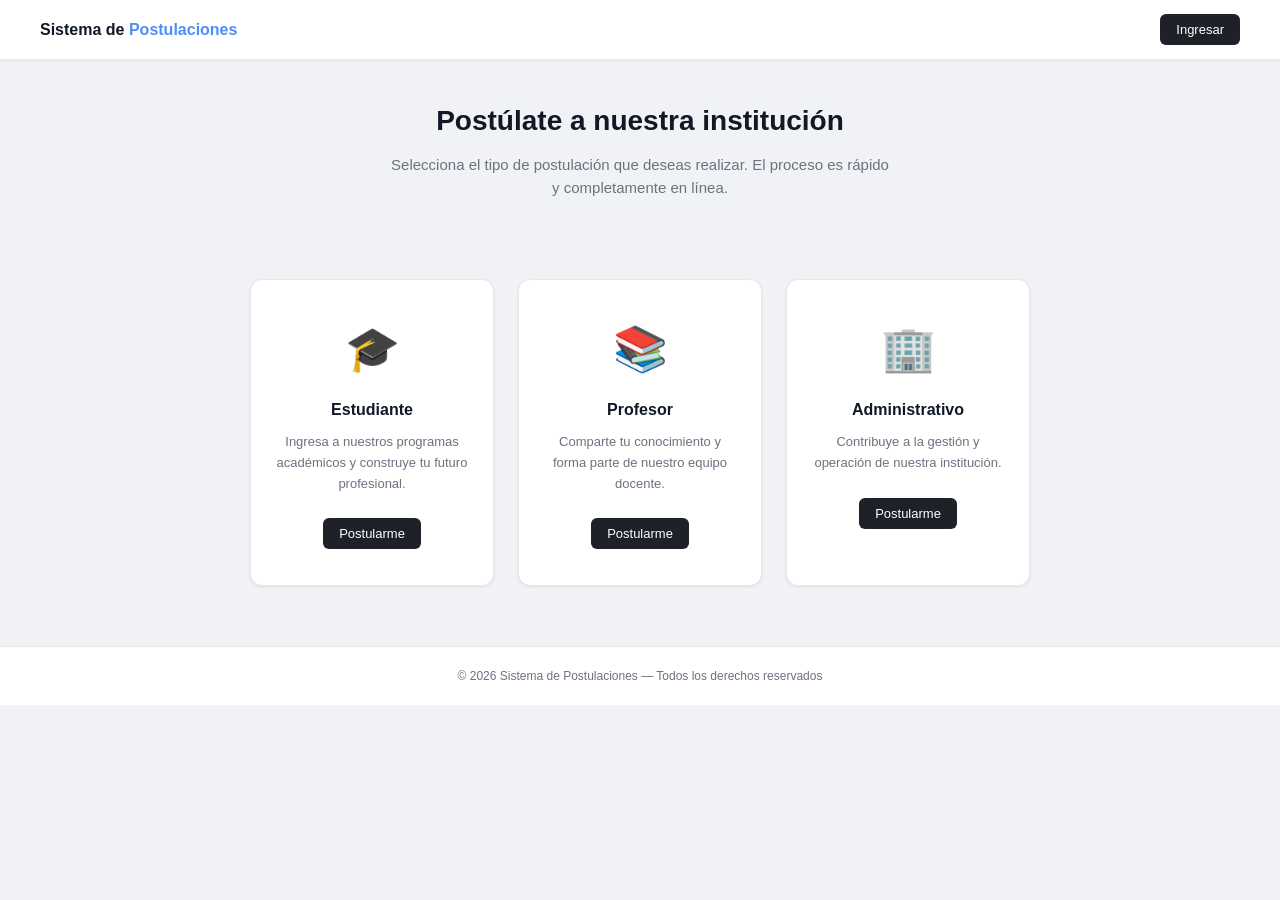
<file: frontend-v/index.html>
<!DOCTYPE html>
<html lang="es">
<head>
    <meta charset="UTF-8">
    <meta name="viewport" content="width=device-width, initial-scale=1.0">
    <meta http-equiv="Content-Security-Policy"
          content="default-src 'self';
                   script-src 'self';
                   style-src 'self' 'unsafe-inline';
                   connect-src 'self' http://localhost:8080 https:;
                   img-src 'self' data:;
                   font-src 'self';">
    <title>Sistema de Postulaciones</title>
    <link rel="stylesheet" href="css/styles.css">
    <link rel="stylesheet" href="css/index.css">
</head>
<body>

<nav class="navbar">
    <span class="navbar-brand">Sistema de <span>Postulaciones</span></span>
    <button class="btn btn-dark" id="btn-ingresar">Ingresar</button>
</nav>

<section class="hero">
    <h1>Postúlate a nuestra institución</h1>
    <p>Selecciona el tipo de postulación que deseas realizar. El proceso es rápido y completamente en línea.</p>
</section>

<div class="cards-grid">
    <div class="post-card" data-tipo="ESTUDIANTE">
        <span class="card-icon">🎓</span>
        <h3>Estudiante</h3>
        <p>Ingresa a nuestros programas académicos y construye tu futuro profesional.</p>
        <button class="btn btn-dark">Postularme</button>
    </div>
    <div class="post-card" data-tipo="PROFESOR">
        <span class="card-icon">📚</span>
        <h3>Profesor</h3>
        <p>Comparte tu conocimiento y forma parte de nuestro equipo docente.</p>
        <button class="btn btn-dark">Postularme</button>
    </div>
    <div class="post-card" data-tipo="ADMINISTRATIVO">
        <span class="card-icon">🏢</span>
        <h3>Administrativo</h3>
        <p>Contribuye a la gestión y operación de nuestra institución.</p>
        <button class="btn btn-dark">Postularme</button>
    </div>
</div>

<footer class="footer-pub">
    © 2026 Sistema de Postulaciones — Todos los derechos reservados
</footer>

<div class="modal-overlay" id="modal-login">
    <div class="modal">
        <div class="modal-header">
            <h3>Acceso al sistema</h3>
            <button class="modal-close" data-close="modal-login">&times;</button>
        </div>
        <div class="modal-body">
            <div class="form-group">
                <label for="login-username">Usuario</label>
                <input type="text" id="login-username" class="form-control"
                       placeholder="Ingresa tu usuario" autocomplete="username">
                <span class="form-error" id="err-username">El usuario es requerido</span>
            </div>
            <div class="form-group">
                <label for="login-password">Contraseña</label>
                <input type="password" id="login-password" class="form-control"
                       placeholder="Ingresa tu contraseña" autocomplete="current-password">
                <span class="form-error" id="err-password">La contraseña es requerida</span>
            </div>
        </div>
        <div class="modal-footer">
            <button class="btn btn-outline" data-close="modal-login">Cancelar</button>
            <button class="btn btn-dark" id="btn-login">Iniciar sesión</button>
        </div>
    </div>
</div>

<div class="modal-overlay" id="modal-postulacion">
    <div class="modal">
        <div class="modal-header">
            <h3 id="modal-post-titulo">Formulario de postulación</h3>
            <button class="modal-close" data-close="modal-postulacion">&times;</button>
        </div>
        <div class="modal-body">
            <input type="hidden" id="post-tipo">

            <div class="form-row">
                <div class="form-group">
                    <label for="post-tipo-doc">Tipo de documento *</label>
                    <select id="post-tipo-doc" class="form-control">
                        <option value="">Seleccionar...</option>
                        <option value="CC">Cédula de Ciudadanía</option>
                        <option value="TI">Tarjeta de Identidad</option>
                        <option value="CE">Cédula de Extranjería</option>
                        <option value="PA">Pasaporte</option>
                    </select>
                    <span class="form-error" id="err-tipo-doc">Selecciona el tipo de documento</span>
                </div>
                <div class="form-group">
                    <label for="post-nro-doc">Número de documento *</label>
                    <input type="text" id="post-nro-doc" class="form-control"
                           placeholder="Ej: 1065000100">
                    <span class="form-error" id="err-nro-doc">El número de documento es requerido</span>
                </div>
            </div>

            <div class="selector-catalogo" id="contenedor-selector-catalogo">
                <label id="label-selector-catalogo">Selecciona una opción *</label>
                <select id="selector-catalogo" class="form-control">
                    <option value="">Cargando opciones...</option>
                </select>
                <span class="form-error" id="err-selector-catalogo">
                    Debes seleccionar una opción
                </span>
            </div>

            <div class="form-row">
                <div class="form-group">
                    <label for="post-nombres">Nombres *</label>
                    <input type="text" id="post-nombres" class="form-control"
                           placeholder="Ej: Juan Carlos">
                    <span class="form-error" id="err-nombres">Los nombres son requeridos</span>
                </div>
                <div class="form-group">
                    <label for="post-apellidos">Apellidos *</label>
                    <input type="text" id="post-apellidos" class="form-control"
                           placeholder="Ej: Pérez Gómez">
                    <span class="form-error" id="err-apellidos">Los apellidos son requeridos</span>
                </div>
            </div>

            <div class="form-row">
                <div class="form-group">
                    <label for="post-email">Correo electrónico *</label>
                    <input type="email" id="post-email" class="form-control"
                           placeholder="correo@ejemplo.com">
                    <span class="form-error" id="err-email">Ingresa un email válido</span>
                </div>
                <div class="form-group">
                    <label for="post-telefono">Teléfono</label>
                    <input type="text" id="post-telefono" class="form-control"
                           placeholder="Ej: 3001234567">
                </div>
            </div>

            <div class="form-group">
                <label for="post-comentarios">Comentarios</label>
                <textarea id="post-comentarios" class="form-control"
                          rows="3" placeholder="Cuéntanos brevemente por qué deseas postularte..."></textarea>
            </div>
        </div>
        <div class="modal-footer">
            <button class="btn btn-outline" data-close="modal-postulacion">Cancelar</button>
            <button class="btn btn-dark" id="btn-postular">Enviar postulación</button>
        </div>
    </div>
</div>

<script src="js/config.js"></script>
<script src="js/api.js"></script>
<script src="js/auth.js"></script>
<script src="js/toasts.js"></script>
<script src="js/index.js"></script>

</body>
</html>
</file>
<file: frontend-v/css/styles.css>
:root {
    --bg-main: #f0f2f5;
    --sidebar-bg: #1e2128;
    --sidebar-text: #a0aec0;
    --sidebar-text-active: #ffffff;
    --sidebar-hover: #2d3748;
    --sidebar-active: #2d3748;
    --sidebar-accent: #4f8ef7;
    --card-bg: #ffffff;
    --card-border: #e5e7eb;
    --text-primary: #111827;
    --text-secondary: #6b7280;
    --text-label: #374151;
    --btn-dark-bg: #1e2128;
    --btn-dark-text: #ffffff;
    --btn-outline-bg: #ffffff;
    --btn-outline-border: #d1d5db;
    --btn-danger-bg: #ef4444;
    --btn-danger-text: #ffffff;
    --badge-aprobada-bg: #dcfce7;
    --badge-aprobada-text: #166534;
    --badge-rechazada-bg: #fee2e2;
    --badge-rechazada-text: #991b1b;
    --badge-pendiente-bg: #f3f4f6;
    --badge-pendiente-text: #6b7280;
    --toast-success: #166534;
    --toast-success-bg: #dcfce7;
    --toast-error: #991b1b;
    --toast-error-bg: #fee2e2;
    --input-border: #d1d5db;
    --input-focus: #4f8ef7;
    --shadow-card: 0 1px 3px rgba(0,0,0,0.08);
    --shadow-modal: 0 20px 60px rgba(0,0,0,0.2);
    --sidebar-width: 160px;
}

* { margin: 0; padding: 0; box-sizing: border-box; }
body {
    font-family: Arial, sans-serif;
    font-size: 13px;
    background: var(--bg-main);
    color: var(--text-primary);
    line-height: 1.5;
}

.sidebar {
    position: fixed;
    top: 0;
    left: 0;
    width: var(--sidebar-width);
    height: 100vh;
    background: var(--sidebar-bg);
    display: flex;
    flex-direction: column;
    z-index: 100;
}
.sidebar-brand {
    padding: 20px 16px;
    font-size: 15px;
    font-weight: 700;
    color: #ffffff;
    border-bottom: 1px solid #2d3748;
    flex-shrink: 0;
}
.sidebar-nav {
    display: flex;
    flex-direction: column;
    padding: 12px 0;
    flex: 1;
}
.sidebar-nav a {
    display: block;
    padding: 10px 16px;
    color: var(--sidebar-text);
    text-decoration: none;
    font-size: 13px;
    border-left: 3px solid transparent;
    transition: background 0.2s, color 0.2s;
}
.sidebar-nav a:hover {
    background: var(--sidebar-hover);
    color: var(--sidebar-text-active);
}
.sidebar-nav a.active {
    background: var(--sidebar-active);
    color: var(--sidebar-text-active);
    border-left-color: var(--sidebar-accent);
}
.sidebar-footer {
    margin-top: auto;
    padding: 16px;
    border-top: 1px solid #2d3748;
    font-size: 11px;
    color: var(--sidebar-text);
    flex-shrink: 0;
}
.sidebar-footer .user-name {
    color: #ffffff;
    font-weight: bold;
    margin-bottom: 8px;
    display: block;
}
.sidebar-footer .btn-logout {
    width: 100%;
    padding: 6px;
    background: transparent;
    border: 1px solid #4a5568;
    color: var(--sidebar-text);
    cursor: pointer;
    border-radius: 4px;
    font-size: 11px;
    transition: background 0.2s, border-color 0.2s, color 0.2s;
}
.sidebar-footer .btn-logout:hover {
    background: #ef4444;
    border-color: #ef4444;
    color: #ffffff;
}

.main-content {
    margin-left: var(--sidebar-width);
    padding: 28px;
    min-height: 100vh;
}

.topbar {
    display: flex;
    justify-content: space-between;
    align-items: center;
    margin-bottom: 24px;
}
.topbar h1 {
    font-size: 18px;
    font-weight: 700;
    color: var(--text-primary);
}
.topbar p {
    font-size: 12px;
    color: var(--text-secondary);
    margin-top: 2px;
}

.stats-grid {
    display: grid;
    grid-template-columns: repeat(auto-fit, minmax(160px, 1fr));
    gap: 16px;
    margin-bottom: 28px;
}
.stat-card {
    background: var(--card-bg);
    border: 1px solid var(--card-border);
    border-radius: 8px;
    padding: 20px;
    box-shadow: var(--shadow-card);
}
.stat-card .stat-label {
    font-size: 11px;
    text-transform: uppercase;
    letter-spacing: 0.05em;
    color: var(--text-secondary);
    margin-bottom: 8px;
}
.stat-card .stat-value {
    font-size: 28px;
    font-weight: 700;
    color: var(--text-primary);
}
.stat-card .stat-sub {
    font-size: 11px;
    color: var(--text-secondary);
    margin-top: 4px;
}

.card {
    background: var(--card-bg);
    border: 1px solid var(--card-border);
    border-radius: 8px;
    box-shadow: var(--shadow-card);
    overflow: hidden;
}
.card-header {
    padding: 16px 20px;
    border-bottom: 1px solid var(--card-border);
    display: flex;
    justify-content: space-between;
    align-items: center;
}
.card-header h2 {
    font-size: 14px;
    font-weight: 600;
    color: var(--text-primary);
}
.card-body {
    padding: 20px;
}

.btn {
    display: inline-flex;
    align-items: center;
    gap: 6px;
    padding: 8px 16px;
    border-radius: 6px;
    font-size: 13px;
    font-weight: 500;
    cursor: pointer;
    border: none;
    transition: opacity 0.15s, background 0.15s;
    text-decoration: none;
}
.btn:hover { opacity: 0.85; }
.btn-dark { background: var(--btn-dark-bg); color: var(--btn-dark-text); }
.btn-outline {
    background: var(--btn-outline-bg);
    color: var(--text-primary);
    border: 1px solid var(--btn-outline-border);
}
.btn-danger { background: var(--btn-danger-bg); color: var(--btn-danger-text); }
.btn-success { background: #16a34a; color: #ffffff; }
.btn-sm { padding: 4px 10px; font-size: 12px; }
.btn:disabled { opacity: 0.5; cursor: not-allowed; }

.table-wrapper { overflow-x: auto; }
table { width: 100%; border-collapse: collapse; }
thead { background: #f9fafb; }
thead th {
    padding: 10px 16px;
    text-align: left;
    font-size: 11px;
    text-transform: uppercase;
    letter-spacing: 0.05em;
    color: var(--text-secondary);
    font-weight: 600;
    border-bottom: 1px solid var(--card-border);
}
tbody td {
    padding: 12px 16px;
    border-bottom: 1px solid var(--card-border);
    color: var(--text-primary);
    vertical-align: middle;
}
tbody tr:last-child td { border-bottom: none; }
tbody tr:hover { background: #f9fafb; }
.table-empty {
    text-align: center;
    padding: 40px;
    color: var(--text-secondary);
    font-size: 13px;
}

.badge {
    display: inline-block;
    padding: 3px 10px;
    border-radius: 999px;
    font-size: 11px;
    font-weight: 600;
    text-transform: uppercase;
    letter-spacing: 0.04em;
}
.badge-aprobada  { background: var(--badge-aprobada-bg);  color: var(--badge-aprobada-text); }
.badge-rechazada { background: var(--badge-rechazada-bg); color: var(--badge-rechazada-text); }
.badge-pendiente { background: var(--badge-pendiente-bg); color: var(--badge-pendiente-text); }

.modal-overlay {
    display: none;
    position: fixed;
    inset: 0;
    background: rgba(0,0,0,0.5);
    z-index: 1000;
    align-items: center;
    justify-content: center;
}
.modal-overlay.open { display: flex; }
.modal {
    background: var(--card-bg);
    border-radius: 10px;
    width: 440px;
    max-width: 95vw;
    max-height: 90vh;
    overflow-y: auto;
    box-shadow: var(--shadow-modal);
}
.modal-header {
    padding: 20px 24px 16px;
    border-bottom: 1px solid var(--card-border);
    display: flex;
    justify-content: space-between;
    align-items: center;
}
.modal-header h3 { font-size: 15px; font-weight: 600; }
.modal-close {
    background: none;
    border: none;
    font-size: 20px;
    cursor: pointer;
    color: var(--text-secondary);
    line-height: 1;
    padding: 0 4px;
}
.modal-close:hover { color: var(--text-primary); }
.modal-body { padding: 20px 24px; }
.modal-footer {
    padding: 16px 24px;
    border-top: 1px solid var(--card-border);
    display: flex;
    justify-content: flex-end;
    gap: 10px;
}

.form-group { margin-bottom: 16px; }
.form-group label {
    display: block;
    font-size: 11px;
    text-transform: uppercase;
    letter-spacing: 0.05em;
    color: var(--text-label);
    font-weight: 600;
    margin-bottom: 6px;
}
.form-control {
    width: 100%;
    padding: 8px 12px;
    border: 1px solid var(--input-border);
    border-radius: 6px;
    font-size: 13px;
    color: var(--text-primary);
    background: #fff;
    transition: border-color 0.15s;
    outline: none;
}
.form-control:focus { border-color: var(--input-focus); }
.form-control.error { border-color: #ef4444; }
.form-row {
    display: grid;
    grid-template-columns: 1fr 1fr;
    gap: 12px;
}
.form-error {
    font-size: 11px;
    color: #ef4444;
    margin-top: 4px;
    display: none;
}
.form-error.visible { display: block; }

.filters {
    display: flex;
    gap: 10px;
    align-items: center;
    flex-wrap: wrap;
    margin-bottom: 16px;
}
.filters select,
.filters input {
    padding: 7px 12px;
    border: 1px solid var(--input-border);
    border-radius: 6px;
    font-size: 13px;
    background: #fff;
    color: var(--text-primary);
    outline: none;
}
.filters select:focus,
.filters input:focus { border-color: var(--input-focus); }

.toast-container {
    position: fixed;
    bottom: 24px;
    right: 24px;
    z-index: 9999;
    display: flex;
    flex-direction: column;
    gap: 10px;
}
.toast {
    padding: 12px 18px;
    border-radius: 8px;
    font-size: 13px;
    font-weight: 500;
    min-width: 260px;
    max-width: 380px;
    box-shadow: 0 4px 12px rgba(0,0,0,0.15);
    animation: slideIn 0.25s ease;
    display: flex;
    align-items: center;
    gap: 10px;
}
.toast-success {
    background: var(--toast-success-bg);
    color: var(--toast-success);
    border-left: 4px solid var(--toast-success);
}
.toast-error {
    background: var(--toast-error-bg);
    color: var(--toast-error);
    border-left: 4px solid var(--toast-error);
}
@keyframes slideIn {
    from { transform: translateX(100%); opacity: 0; }
    to   { transform: translateX(0);    opacity: 1; }
}

.spinner {
    display: inline-block;
    width: 16px;
    height: 16px;
    border: 2px solid var(--card-border);
    border-top-color: var(--sidebar-accent);
    border-radius: 50%;
    animation: spin 0.7s linear infinite;
}
@keyframes spin { to { transform: rotate(360deg); } }
.loading-state {
    display: flex;
    align-items: center;
    justify-content: center;
    padding: 40px;
    gap: 12px;
    color: var(--text-secondary);
}

.module { display: none; }
.module.active { display: block; }

@media (max-width: 768px) {
    .sidebar { width: 100%; height: auto; position: relative; }
    .main-content { margin-left: 0; padding: 16px; }
    .form-row { grid-template-columns: 1fr; }
    .stats-grid { grid-template-columns: 1fr 1fr; }
}
</file>
<file: frontend-v/css/index.css>
body { background: var(--bg-main); }

.navbar {
    position: fixed;
    top: 0; left: 0; right: 0;
    height: 60px;
    background: #ffffff;
    border-bottom: 1px solid var(--card-border);
    display: flex;
    align-items: center;
    justify-content: space-between;
    padding: 0 40px;
    z-index: 100;
    box-shadow: 0 1px 4px rgba(0,0,0,0.06);
}
.navbar-brand {
    font-size: 16px;
    font-weight: 700;
    color: var(--text-primary);
}
.navbar-brand span {
    color: var(--sidebar-accent);
}
.hero {
    text-align: center;
    padding: 100px 20px 40px;
}
.hero h1 {
    font-size: 28px;
    font-weight: 700;
    color: var(--text-primary);
    margin-bottom: 12px;
}
.hero p {
    font-size: 15px;
    color: var(--text-secondary);
    max-width: 500px;
    margin: 0 auto;
}
.cards-grid {
    display: grid;
    grid-template-columns: repeat(3, 1fr);
    gap: 24px;
    max-width: 820px;
    margin: 40px auto 60px;
    padding: 0 20px;
}
.post-card {
    background: var(--card-bg);
    border: 1px solid var(--card-border);
    border-radius: 12px;
    padding: 36px 24px;
    text-align: center;
    box-shadow: var(--shadow-card);
    cursor: pointer;
    transition: transform 0.2s, box-shadow 0.2s;
}
.post-card:hover {
    transform: translateY(-5px);
    box-shadow: 0 8px 28px rgba(0,0,0,0.1);
}
.post-card .card-icon {
    font-size: 44px;
    margin-bottom: 16px;
    display: block;
}
.post-card h3 {
    font-size: 16px;
    font-weight: 700;
    margin-bottom: 10px;
    color: var(--text-primary);
}
.post-card p {
    font-size: 13px;
    color: var(--text-secondary);
    margin-bottom: 24px;
    line-height: 1.6;
}
.footer-pub {
    text-align: center;
    padding: 20px;
    color: var(--text-secondary);
    font-size: 12px;
    border-top: 1px solid var(--card-border);
    background: var(--card-bg);
}
@media (max-width: 700px) {
    .cards-grid { grid-template-columns: 1fr; max-width: 360px; }
    .navbar { padding: 0 20px; }
    .hero { padding: 80px 20px 30px; }
}

.selector-catalogo {
    margin-bottom: 16px;
}
.selector-catalogo label {
    display: block;
    font-size: 11px;
    text-transform: uppercase;
    letter-spacing: 0.05em;
    color: var(--text-label);
    font-weight: 600;
    margin-bottom: 6px;
}
.selector-catalogo select {
    width: 100%;
    padding: 8px 12px;
    border: 1px solid var(--input-border);
    border-radius: 6px;
    font-size: 13px;
    color: var(--text-primary);
    background: #fff;
    transition: border-color 0.15s;
    outline: none;
}
.selector-catalogo select:focus {
    border-color: var(--input-focus);
}
.selector-catalogo select.error {
    border-color: #ef4444;
}
.selector-catalogo .form-error {
    font-size: 11px;
    color: #ef4444;
    margin-top: 4px;
    display: none;
}
.selector-catalogo .form-error.visible {
    display: block;
}
</file>
<file: frontend-v/css/dashboard.css>
.badge-tipo {
    display: inline-block;
    padding: 2px 8px;
    border-radius: 999px;
    font-size: 11px;
    font-weight: 600;
    background: #eff6ff;
    color: #1d4ed8;
}
.actions-cell {
    display: flex;
    gap: 6px;
    flex-wrap: wrap;
}
.confirm-box {
    background: #fff3cd;
    border: 1px solid #ffc107;
    border-radius: 6px;
    padding: 12px 16px;
    margin-bottom: 16px;
    font-size: 13px;
    color: #856404;
}
.detail-row {
    display: flex;
    gap: 8px;
    margin-bottom: 10px;
    font-size: 13px;
}
.detail-label {
    font-weight: 600;
    color: var(--text-secondary);
    min-width: 140px;
    font-size: 11px;
    text-transform: uppercase;
    letter-spacing: 0.04em;
    padding-top: 1px;
}
.detail-value { color: var(--text-primary); }
.stats-tipo-grid {
    display: grid;
    grid-template-columns: repeat(3, 1fr);
    gap: 12px;
    margin-top: 16px;
}
.stat-tipo-card {
    background: var(--bg-main);
    border: 1px solid var(--card-border);
    border-radius: 8px;
    padding: 16px;
    text-align: center;
}
.stat-tipo-card .tipo-icon  { font-size: 24px; margin-bottom: 6px; }
.stat-tipo-card .tipo-value { font-size: 22px; font-weight: 700; }
.stat-tipo-card .tipo-label { font-size: 11px; color: var(--text-secondary); margin-top: 2px; }

.pagination {
    display: flex;
    align-items: center;
    justify-content: space-between;
    padding: 14px 20px;
    border-top: 1px solid var(--card-border);
    background: #fafafa;
}
.pagination-info {
    font-size: 12px;
    color: var(--text-secondary);
}
.pagination-controls {
    display: flex;
    align-items: center;
    gap: 10px;
}
.pagination-controls button {
    padding: 5px 12px;
    border: 1px solid var(--btn-outline-border);
    border-radius: 5px;
    background: var(--card-bg);
    color: var(--text-primary);
    font-size: 12px;
    cursor: pointer;
    transition: background 0.15s;
}
.pagination-controls button:hover:not(:disabled) {
    background: var(--bg-main);
}
.pagination-controls button:disabled {
    opacity: 0.4;
    cursor: not-allowed;
}
.pagination-page {
    font-size: 12px;
    color: var(--text-primary);
    font-weight: 600;
    min-width: 80px;
    text-align: center;
}

.badge-accion {
    display: inline-block;
    padding: 3px 8px;
    border-radius: 999px;
    font-size: 11px;
    font-weight: 600;
    text-transform: uppercase;
    letter-spacing: 0.03em;
}
.badge-accion-aprobada   { background: #dcfce7; color: #166534; }
.badge-accion-rechazada  { background: #fee2e2; color: #991b1b; }
.badge-accion-eliminada  { background: #fef3c7; color: #92400e; }
.badge-accion-reseteada  { background: #eff6ff; color: #1d4ed8; }
.badge-accion-tercero    { background: #f3e8ff; color: #6b21a8; }

.hist-estado-arrow {
    display: flex;
    align-items: center;
    gap: 6px;
    font-size: 12px;
}
.hist-arrow {
    color: var(--text-secondary);
    font-size: 14px;
}

.ubicacion-grid {
    display: grid;
    grid-template-columns: 1fr 1fr;
    gap: 12px;
}
.ubicacion-loading {
    font-size: 12px;
    color: var(--text-secondary);
    padding: 6px 0;
    font-style: italic;
}

.tabs-container {
    display: flex;
    gap: 0;
    border-bottom: 2px solid var(--card-border);
    margin-bottom: 20px;
}
.tab-btn {
    padding: 10px 20px;
    background: transparent;
    border: none;
    border-bottom: 2px solid transparent;
    margin-bottom: -2px;
    font-size: 13px;
    font-weight: 500;
    color: var(--text-secondary);
    cursor: pointer;
    transition: all 0.2s;
}
.tab-btn:hover {
    color: var(--text-primary);
    background: var(--bg-main);
}
.tab-btn.active {
    color: var(--sidebar-accent);
    border-bottom-color: var(--sidebar-accent);
    font-weight: 600;
}
.tab-content {
    display: none;
}
.tab-content.active {
    display: block;
}
.catalogo-header {
    display: flex;
    justify-content: space-between;
    align-items: center;
    margin-bottom: 16px;
}
.catalogo-header h3 {
    font-size: 14px;
    font-weight: 600;
    color: var(--text-primary);
}
.badge-activo {
    background: #dcfce7;
    color: #166534;
    padding: 2px 8px;
    border-radius: 999px;
    font-size: 11px;
    font-weight: 600;
}
.badge-inactivo {
    background: #fee2e2;
    color: #991b1b;
    padding: 2px 8px;
    border-radius: 999px;
    font-size: 11px;
    font-weight: 600;
}
</file>
